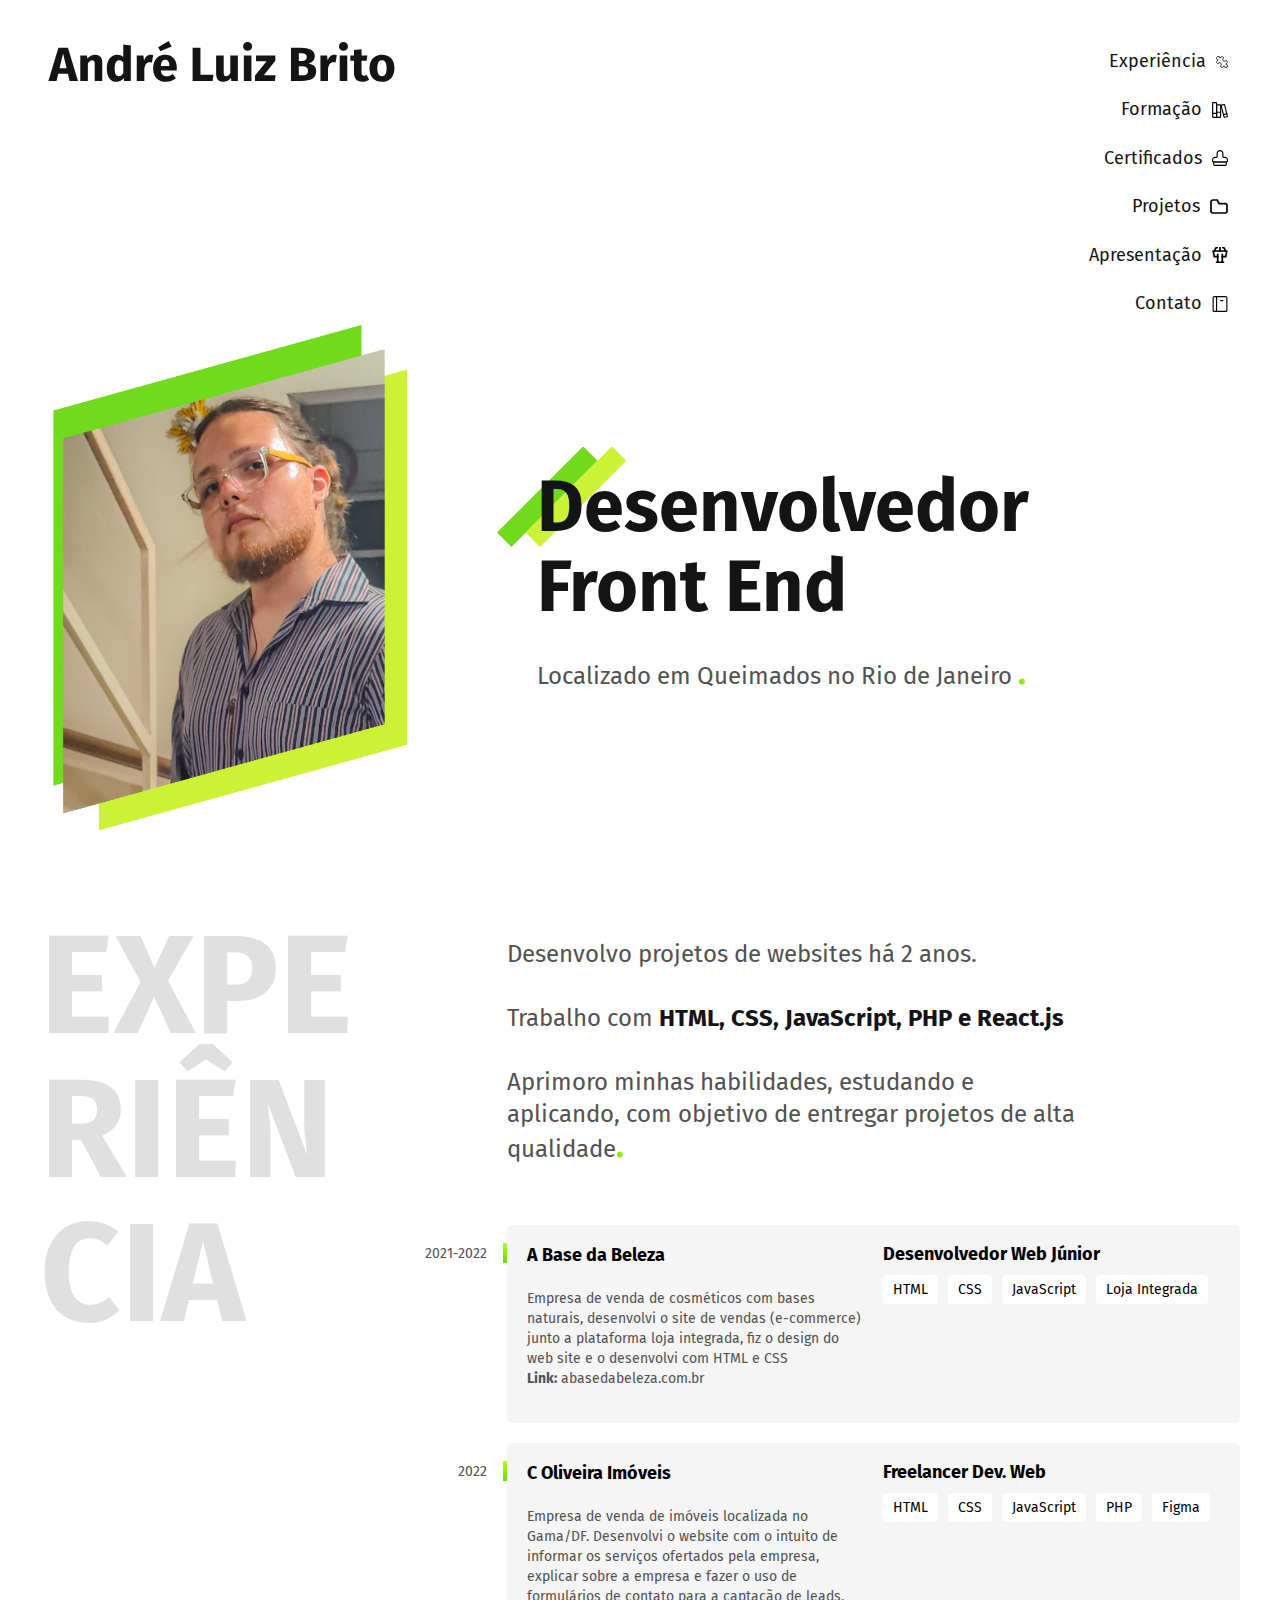
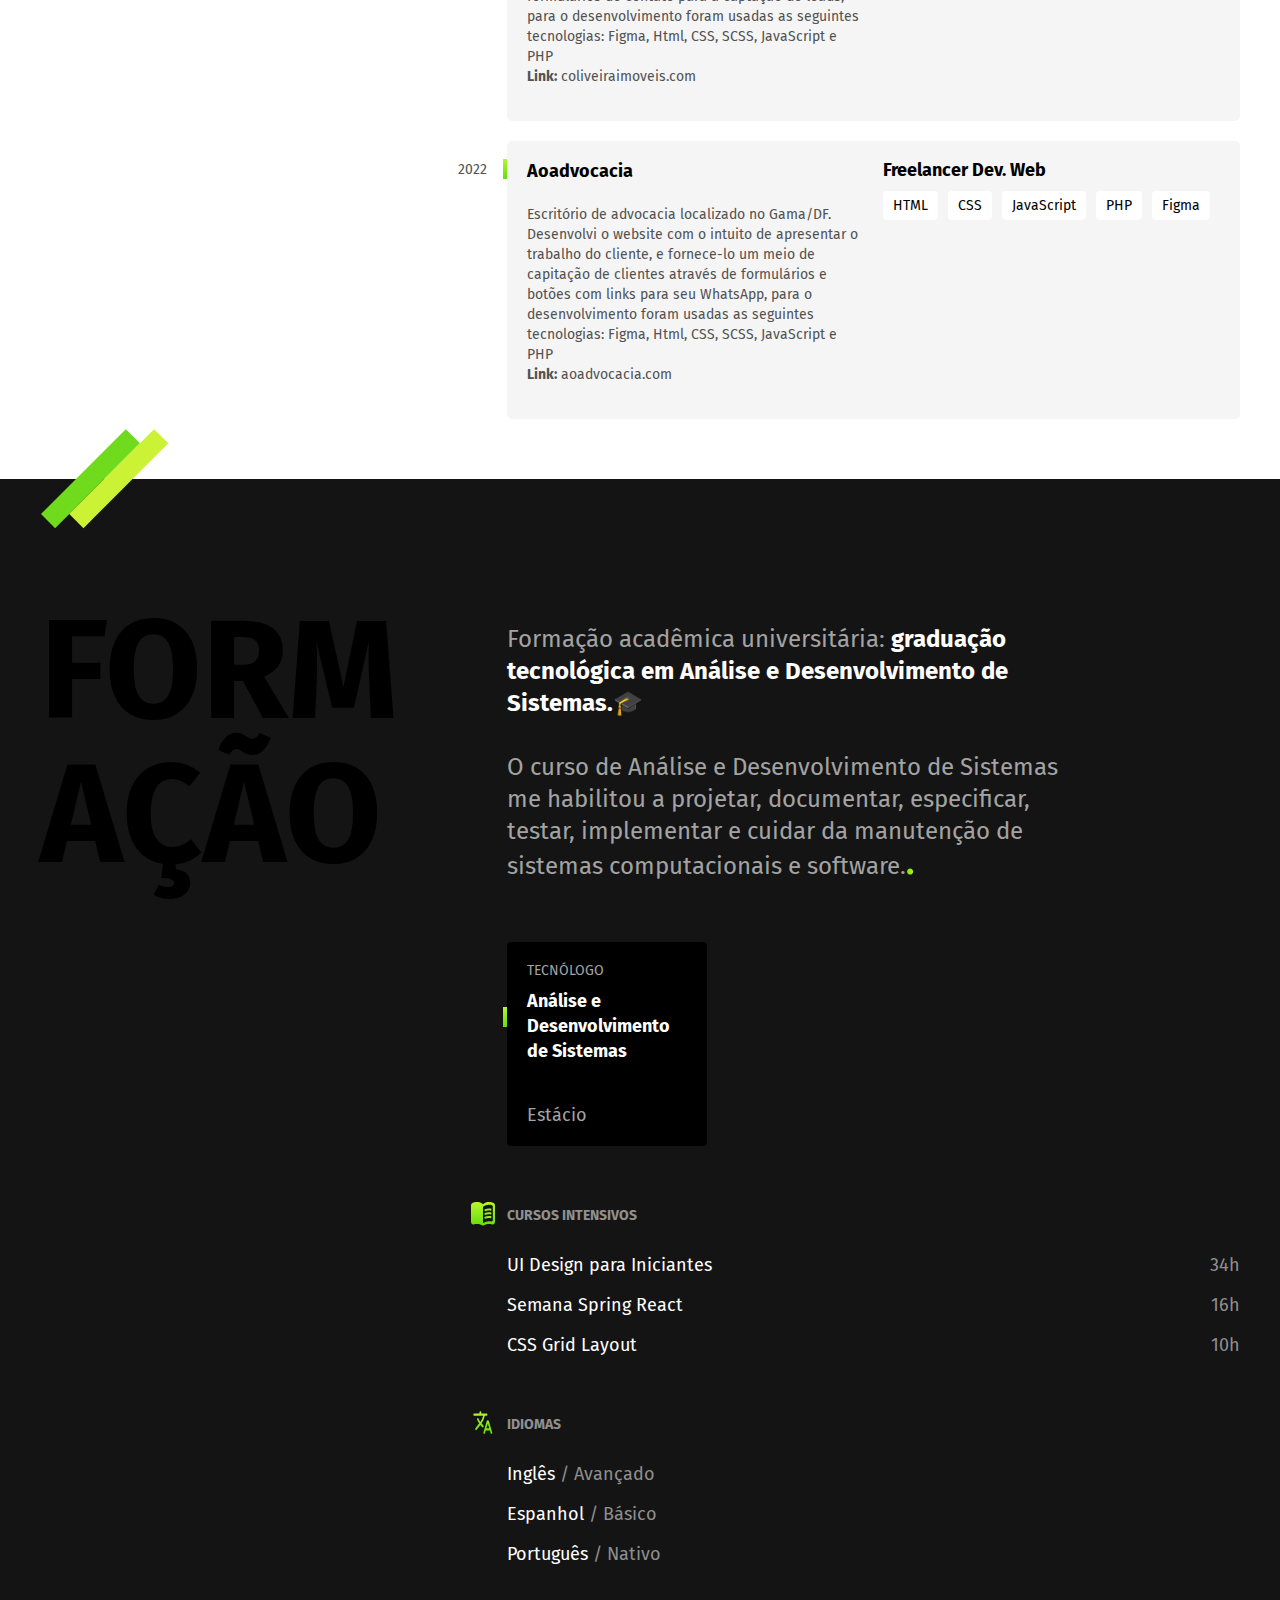
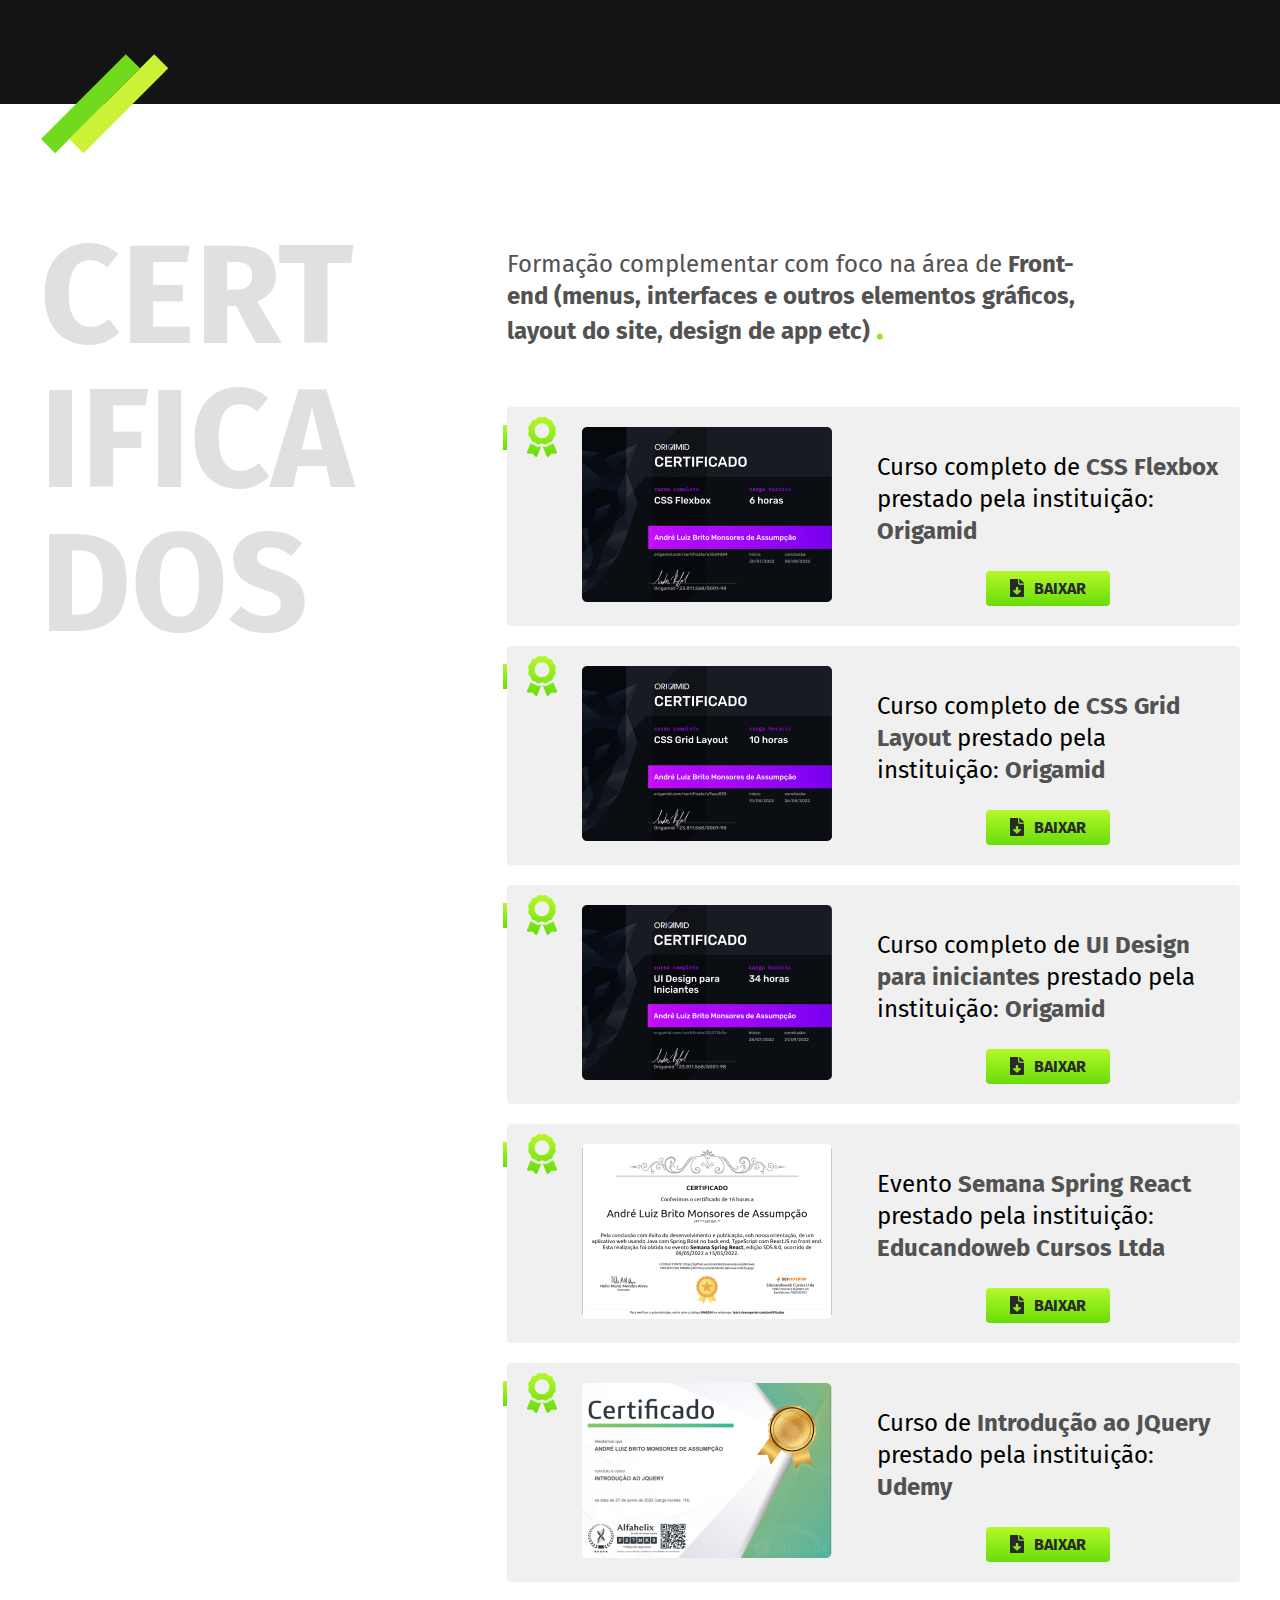
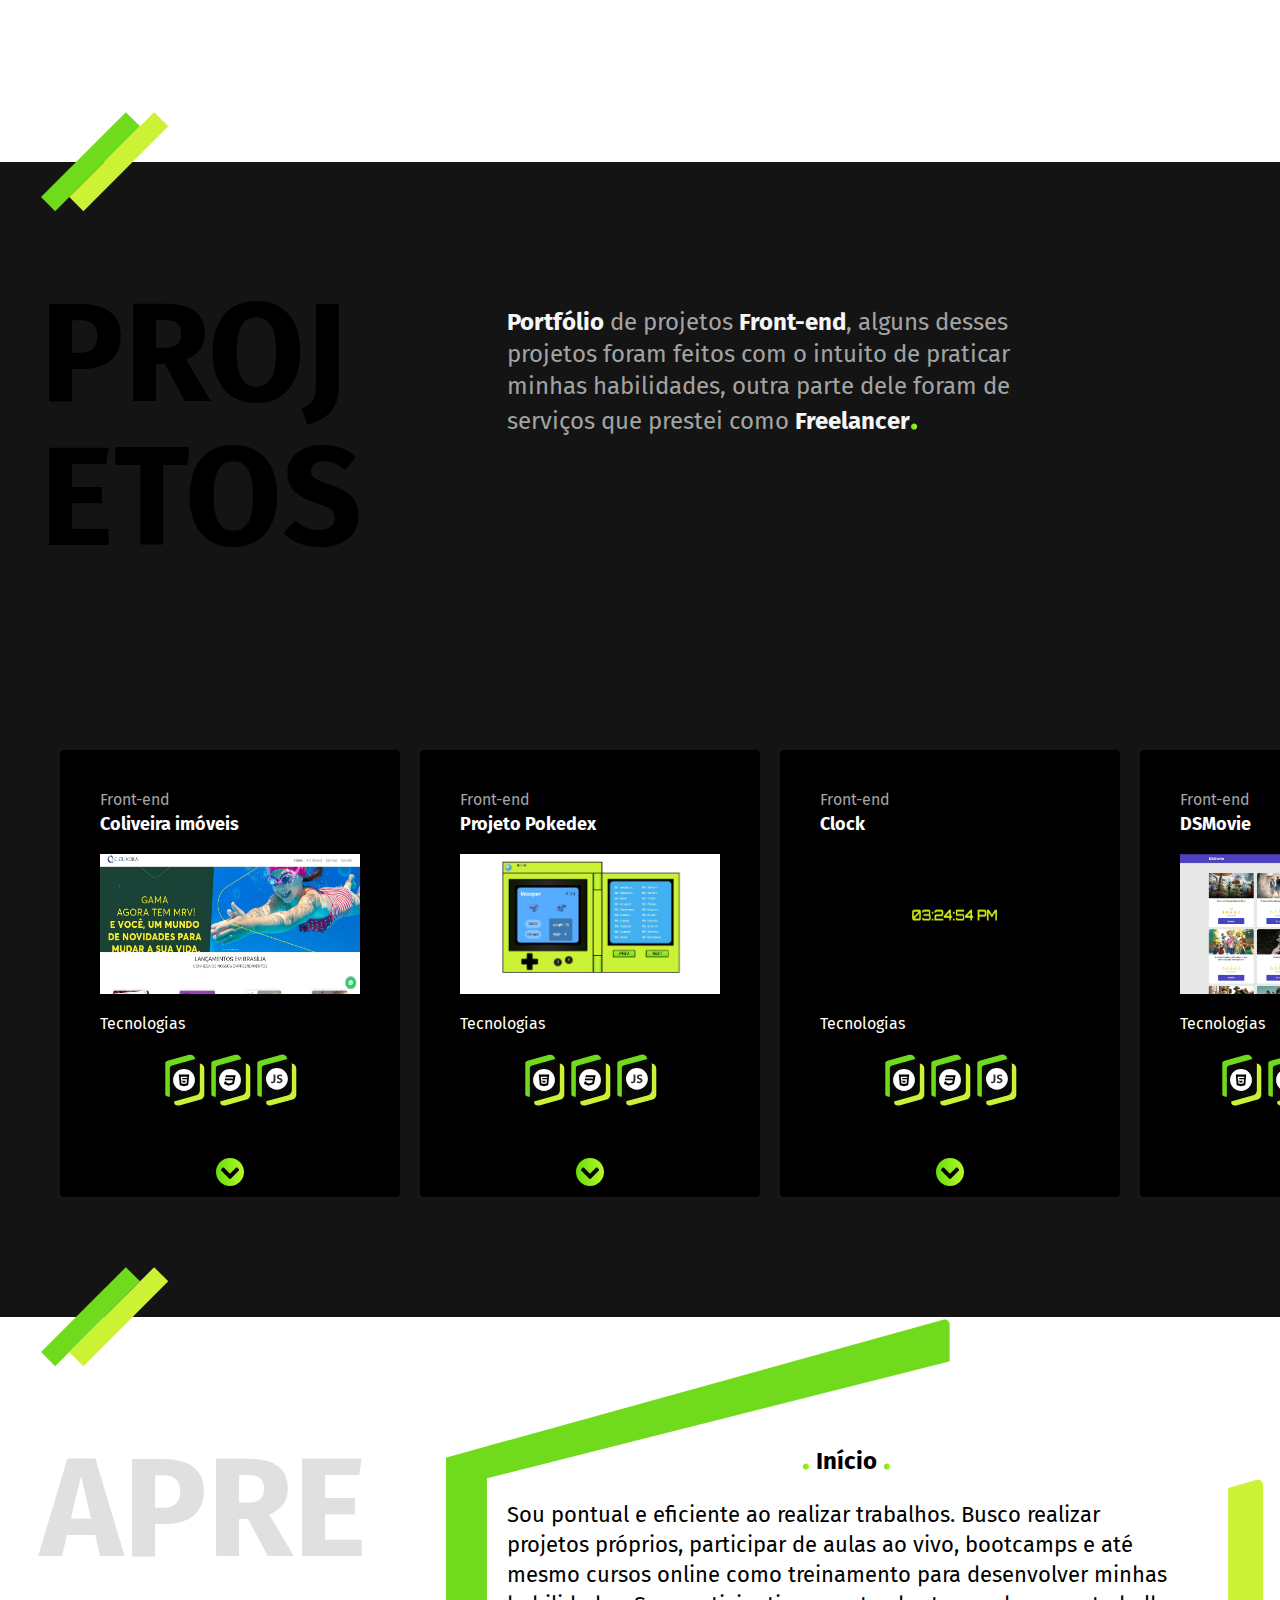
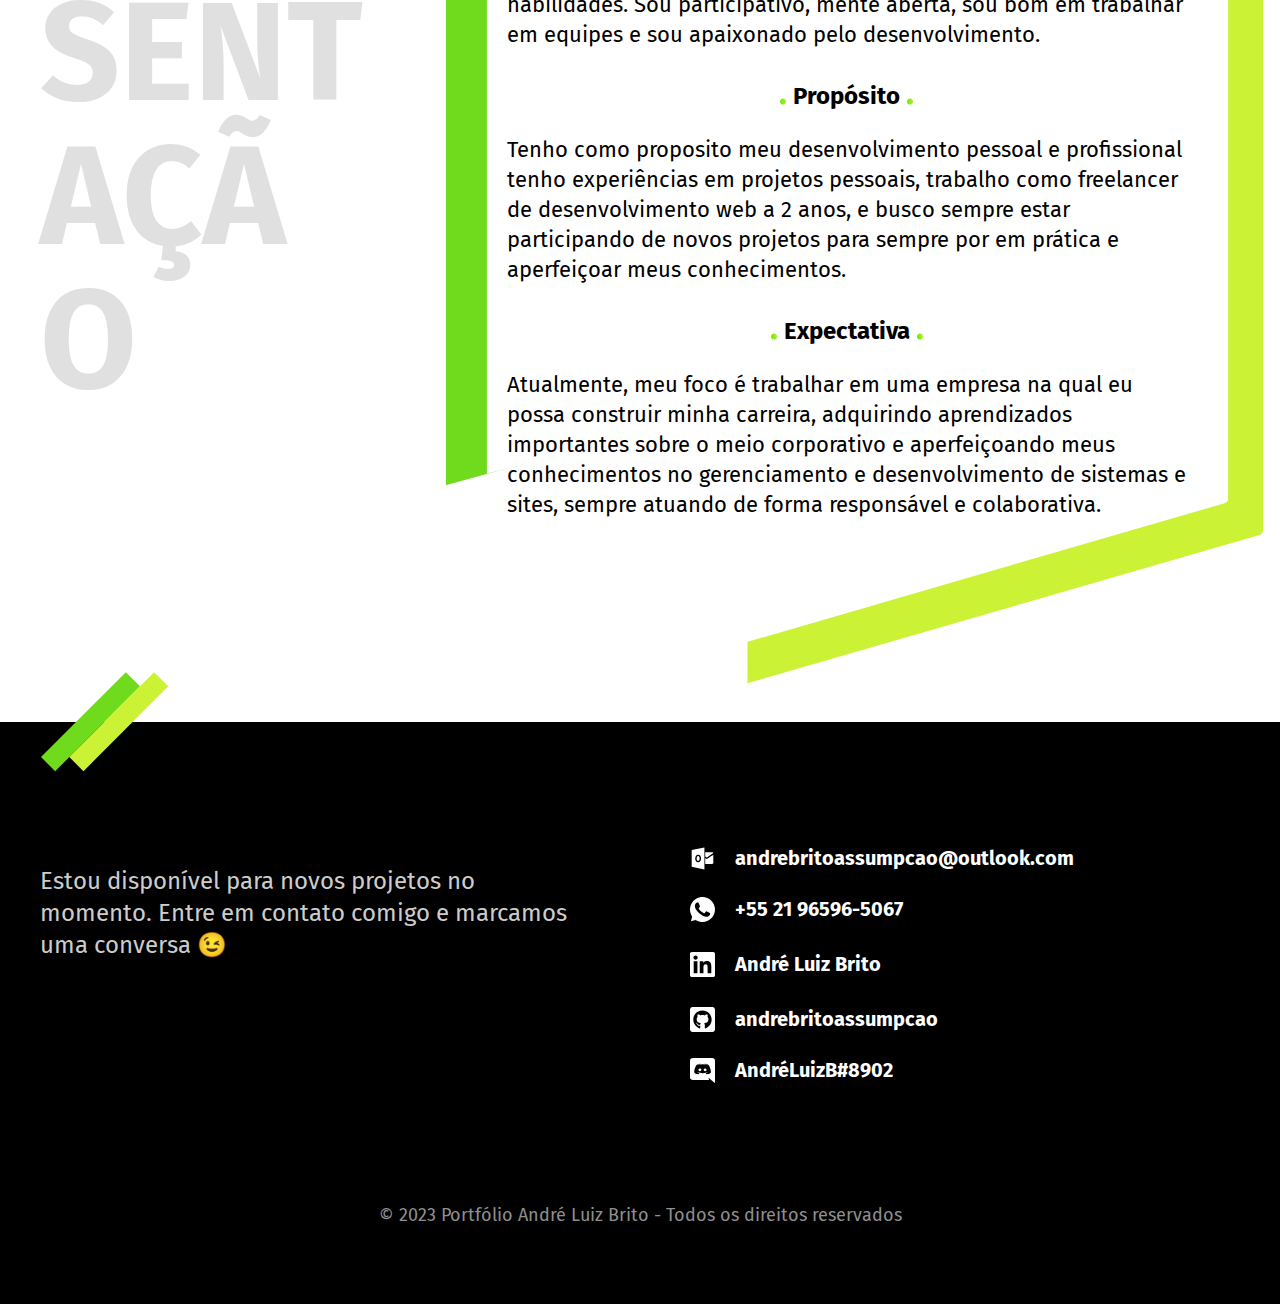
<file: index.html>
<!DOCTYPE html>
<html lang="en">

<head>
  <meta charset="UTF-8">
  <meta http-equiv="X-UA-Compatible" content="IE=edge">
  <meta name="viewport" content="width=device-width, initial-scale=1.0">
  <link rel="stylesheet" href="./css/style.css">
  <title>Portfólio André Luiz Brito</title>
</head>

<body>

  <header class="header">
    <img src="./assets/img/Logo.svg" alt="Andre">
    <nav>
      <ul class="header-menu">
        <li><a href="#experiencia">Experiência
            <img src="./assets/icones/Programming Module Puzzle by Streamlinehq.svg" width="12" height="12" alt="">
          </a>
        </li>
        <li><a href="#formacao">Formação<img src="./assets/icones/Interface Content Book 2 by Streamlinehq.svg"
              alt=""></a>
        </li>
        <li><a href="#certificados">Certificados<img src="./assets/icones/Interface Edit Brush 4 by Streamlinehq.svg"
              alt=""></a></li>
        <li><a href="#projetos">Projetos<img src="./assets/icones/Vector.svg" alt=""></a></li>
        <li><a href="#apresentacao">Apresentação<img
              src="./assets/icones/Interface Presentation Podium by Streamlinehq.svg" alt=""></a> </li>
        <li><a href="#contato">Contato<img src="./assets/icones/Phone Contact Phone Book by Streamlinehq.svg"
              alt=""></a></li>
      </ul>
    </nav>
  </header>

  <main class="introducao">
    <img src="./assets/img/eu.png" alt="Andre imagem">
    <div>
      <h1 class="c13">Desenvolvedor<br>Front End</h1>
      <p class="texto-g c10">Localizado em Queimados no Rio de Janeiro <span class="span-dot">.</span></p>
    </div>
  </main>
  <section class="experiencia" id="experiencia" aria-label="Experiência">
    <h2 class="titulo-secao c3">Experiência</h2>
    <div>
      <p class="texto-g experiencia-texto c10">Desenvolvo projetos de websites há 2 anos.<br><br>
        Trabalho com <strong>HTML, CSS, JavaScript, PHP e React.js</strong><br><br>
        Aprimoro minhas habilidades, estudando e aplicando, com objetivo de entregar projetos de alta qualidade<span
          class="span-dot">.</span></p>
      <div class="empresa">
        <span class="empresa-ano c10">2021-2022</span>
        <h3 class="empresa-titulo">A Base da Beleza</h3>
        <span class="empresa-cargo">Desenvolvedor Web Júnior</span>
        <p class="texto-p empresa-texto">Empresa de venda de cosméticos com bases naturais, desenvolvi o site de vendas
          (e-commerce) junto a plataforma loja integrada, fiz o design do web site e o desenvolvi com HTML e CSS<br>
          <strong>Link:</strong><a> abasedabeleza.com.br</a>
        </p>
        <ul class="empresa-habilidades">
          <li>HTML</li>
          <li>CSS</li>
          <li>JavaScript</li>
          <li>Loja Integrada</li>
        </ul>
      </div>
      <div class="empresa">
        <span class="empresa-ano c10">2022</span>
        <h3 class="empresa-titulo">C Oliveira Imóveis</h3>
        <span class="empresa-cargo">Freelancer Dev. Web</span>
        <p class="texto-p empresa-texto">Empresa de venda de imóveis localizada no Gama/DF. Desenvolvi o website com o
          intuito de informar os serviços ofertados pela empresa, explicar sobre a empresa e fazer o uso de formulários
          de contato para a captação de leads, para o desenvolvimento foram usadas as seguintes tecnologias: Figma,
          Html, CSS, SCSS, JavaScript e PHP<br>
          <strong>Link:</strong><a> coliveiraimoveis.com</a>
        </p>
        <ul class="empresa-habilidades">
          <li>HTML</li>
          <li>CSS</li>
          <li>JavaScript</li>
          <li>PHP</li>
          <li>Figma</li>
        </ul>
      </div>
      <div class="empresa">
        <span class="empresa-ano c10">2022</span>
        <h3 class="empresa-titulo">Aoadvocacia</h3>
        <span class="empresa-cargo">Freelancer Dev. Web</span>
        <p class="texto-p empresa-texto">Escritório de advocacia localizado no Gama/DF. Desenvolvi o website com o
          intuito de apresentar o trabalho do cliente, e fornece-lo um meio de capitação de clientes através de
          formulários e botões com links para seu WhatsApp, para o desenvolvimento foram usadas as seguintes
          tecnologias: Figma, Html, CSS, SCSS, JavaScript e PHP<br>
          <strong>Link:</strong><a> aoadvocacia.com</a>
        </p>
        <ul class="empresa-habilidades">
          <li>HTML</li>
          <li>CSS</li>
          <li>JavaScript</li>
          <li>PHP</li>
          <li>Figma</li>
        </ul>
      </div>
    </div>
  </section>

  <section class="formacao c13-bg" id="formacao" aria-label="Formação">
    <div class="formacao-container">
      <h2 class="titulo-secao">formação</h2>
      <div>
        <p class="texto-g  formacao-texto c6">Formação acadêmica universitária: <strong>graduação tecnológica em Análise
            e Desenvolvimento de Sistemas.</strong>🎓<br><br> O curso de Análise e Desenvolvimento de Sistemas me
          habilitou a projetar, documentar, especificar, testar, implementar e cuidar da manutenção de sistemas
          computacionais e software.<span class="span-dot">.</span></p>

        <ul class="faculdade-lista">
          <li class="faculdade">
            <span class="faculdade-tipo">Tecnólogo</span>
            <h3 class="faculdade-curso">Análise e Desenvolvimento de Sistemas</h3>
            <span class="faculdade-instituicao">Estácio</span>
          </li>
        </ul>

        <div class="formacao-extra">
          <div class="cursos">
            <h3>Cursos Intensivos</h3>
            <ul>
              <li>UI Design para
                Iniciantes <span>34h</span></li>
              <li> Semana Spring React <span>16h</span></li>
              <li> CSS Grid Layout <span>10h</span></li>
            </ul>
          </div>
          <div class="idiomas">
            <h3>Idiomas</h3>
            <ul>
              <li>Inglês <span>/ Avançado</span></li>
              <li>Espanhol <span>/ Básico</span></li>
              <li>Português <span>/ Nativo</span></li>
            </ul>
          </div>

        </div>
      </div>
    </div>

  </section>

  <section class="certificados" id="certificados" aria-label="Certificados">
    <div class="certificados-container">
      <h2 class="titulo-secao c3">certificados</h2>
      <div>
        <p class="texto-g certificados-texto c10"> Formação complementar com foco na área de <strong> Front-end (menus,
            interfaces e outros elementos gráficos, layout do site, design de app etc) </strong> <span
            class="span-dot">.</span></p>

        <ul class="certificados-lista">
          <li class="certificados-curso">
            <img src="./assets/img/flex-box-certificado.png" alt="Flex Box Certificado">
            <div>
              <p class="texto-g certificados-texto-p">Curso completo de <strong>CSS Flexbox</strong> prestado pela
                instituição: <strong>Origamid</strong></p>
              <a href="./pdfs/flex-box.pdf" target="_blank" class="btn">
                <img src="./assets/icones/download.svg" alt="">
                baixar
              </a>
            </div>
          </li>
          <li class="certificados-curso">
            <img src="./assets/img/grid-layout-certificado.png" alt="Grid Layout Certificado">
            <div>
              <p class="texto-g certificados-texto-p">Curso completo de <strong>CSS Grid Layout</strong> prestado pela
                instituição: <strong>Origamid</strong></p>
              <a href="./pdfs/Certificado-Grid-Layout.pdf" class="btn" target="_blank">
                <img src="./assets/icones/download.svg" alt="">
                baixar
              </a>
            </div>
          </li>
          <li class="certificados-curso">
            <img src="./assets/img/ui-design-certificado.png" alt="UI Design para iniciantes Certificado">
            <div>
              <p class="texto-g certificados-texto-p">Curso completo de <strong>UI Design para iniciantes</strong>
                prestado pela instituição: <strong>Origamid</strong></p>
              <a href="./pdfs/certificado UI Design para iniciantes.pdf" class="btn" target="_blank">
                <img src="./assets/icones/download.svg" alt="">
                baixar
              </a>
            </div>
          </li>
          <li class="certificados-curso">
            <img src="./assets/img/sipring-react-certificado.png" alt="Spring React Certificado">
            <div>
              <p class="texto-g certificados-texto-p">Evento <strong>Semana Spring React</strong> prestado pela
                instituição: <strong>Educandoweb Cursos Ltda</strong></p>
              <a href="./pdfs/DSLearn Certificado.pdf" class="btn" target="_blank">
                <img src="./assets/icones/download.svg" alt="">
                baixar
              </a>
            </div>
          </li>
          <li class="certificados-curso">
            <img src="./assets/img/jquery-certificado.png" alt="JQuery Certificado">
            <div>
              <p class="texto-g certificados-texto-p">Curso de <strong>Introdução ao JQuery</strong> prestado pela
                instituição: <strong>Udemy</strong></p>
              <a href="./pdfs/doc.pdf" class="btn" target="_blank">
                <img src="./assets/icones/download.svg" alt="">
                baixar
              </a>
            </div>
          </li>
        </ul>
      </div>
    </div>
  </section>


  <section class="projetos c13-bg" id="projetos" aria-label="Projetos">
    <div class="projetos-container">
      <h2 class="titulo-secao">Projetos</h2>
      <p class="texto-g projetos-texto c6"><strong class="c1">Portfólio</strong> de projetos <strong
          class="c1">Front-end</strong>, alguns desses projetos foram feitos com o intuito de praticar minhas
        habilidades, outra parte dele foram de serviços que prestei como <strong class="c1">Freelancer</strong><span
          class="span-dot">.</span></p>
    </div>
    <div class="projetos-lista">
      <div class="projeto">
        <span class="projeto-tipo">Front-end</span>
        <h3 class="projeto-titulo">Coliveira imóveis</h3>
        <img src="./assets/img/coliveiraimoveis-img.jpg" class="image-p" alt="imagem01">
        <span class="tecnologias">Tecnologias</span>
        <div class="tecnologias-icones">
          <img src="./assets/icones/icone html.svg" alt="">
          <img src="./assets/icones/icone css.svg" alt="">
          <img src="./assets/icones/icone js.svg" alt="">
        </div>
        <div class="projetos-descricao" id="projetos-descricao-3">
          <span>Descrição:</span>
          <p class="texto-p c6">Nesse projeto atuei como freelancer, e fui responsável por criar o site da Coliveira
            imóveis, fiz esse trabalho junto a um colega, fizemos um bom trabalho em equipe e usamos o github para o
            versionamento do nosso código.</p>
          <a target="_blank" class="btn" href="https://coliveiraimoveis.com"> <u>Clique aqui</u></a>
        </div>
        <a class="projetos-button" id="projetos-button-3" onclick="toggleCardExpansion(3)">
          <img src="./assets/icones/seta-redonda-baixo.svg" id="button-img-3" alt="">
        </a>
      </div>
      <div class="projeto">
        <span class="projeto-tipo">Front-end</span>
        <h3 class="projeto-titulo">Projeto Pokedex</h3>
        <img src="./assets/img/pokedex-img.jpg" class="image-p" alt="imagem02">
        <span class="tecnologias">Tecnologias</span>
        <div class="tecnologias-icones">
          <img src="./assets/icones/icone html.svg" alt="">
          <img src="./assets/icones/icone css.svg" alt="">
          <img src="./assets/icones/icone js.svg" alt="">
        </div>
        <div class="projetos-descricao" id="projetos-descricao-2">
          <span>Descrição:</span>
          <p class="texto-p c6">Projeto de uma Pokedex feito totalmente em javascript usando a api poke.api, a intenção
            era criar uma pokedex na qual é possivel selecionar um listado na api e ver seus atributos, sua altura e seu
            peso.</p>
          <a target="_blank" class="btn" href="https://pokedex-andrebrito-m2xrneh91-andrebritoassumpcao.vercel.app">
            <u>Clique aqui</u></a>
        </div>
        <a class="projetos-button" id="projetos-button-2" onclick="toggleCardExpansion(2)">
          <img src="./assets/icones/seta-redonda-baixo.svg" id="button-img-2" alt="">
        </a>
      </div>
      <div class="projeto">
        <span class="projeto-tipo">Front-end</span>
        <h3 class="projeto-titulo">Clock</h3>
        <img src="./assets/img/clock-img.jpg" class="image-p" alt="imagem03">
        <span class="tecnologias">Tecnologias</span>
        <div class="tecnologias-icones">
          <img src="./assets/icones/icone html.svg" alt="">
          <img src="./assets/icones/icone css.svg" alt="">
          <img src="./assets/icones/icone js.svg" alt="">
        </div>
        <div class="projetos-descricao" id="projetos-descricao-4">
          <span>Descrição:</span>
          <p class="texto-p c6">Confeccionei esse projeto com o intuito de praticar minhas habilidades em JavaScript, é
            apenas um relógio que mostra o horario atual.</p>
          <a target="_blank" class="btn" href="https://clock-wine.vercel.app"> <u>Clique aqui</u></a>
        </div>
        <a class="projetos-button" id="projetos-button-4" onclick="toggleCardExpansion(4)">
          <img src="./assets/icones/seta-redonda-baixo.svg" id="button-img-4" alt="">
        </a>
      </div>
      <div class="projeto">
        <span class="projeto-tipo">Front-end</span>
        <h3 class="projeto-titulo">DSMovie</h3>
        <img src="./assets/img/dsmovie-img.jpg" class="image-p" alt="imagem04">
        <span class="tecnologias">Tecnologias</span>
        <div class="tecnologias-icones">
          <img src="./assets/icones/icone html.svg" alt="">
          <img src="./assets/icones/icone css.svg" alt="">
          <img src="./assets/icones/icone java.svg" alt="">
          <img src="./assets/icones/icone react.svg" alt="">
        </div>
        <div class="projetos-descricao" id="projetos-descricao-5">
          <span>Descrição:</span>
          <p class="texto-p c6">Confeccionei esse projeto junto a semana Spring React do bootcamp "DevSuperior" nele
            fizemos esse projeto para avaliação de filmes, consumimos uma api já preparada para a imersão e usamos o
            PostgreeSQL no banco de dados.</p>
          <a target="_blank" class="btn" href="https://andrebrito-dsmovie.netlify.app"> <u>Clique aqui</u></a>
        </div>
        <a class="projetos-button" id="projetos-button-5" onclick="toggleCardExpansion(5)">
          <img src="./assets/icones/seta-redonda-baixo.svg" id="button-img-5" alt="">
        </a>
      </div>
      <div class="projeto">
        <span class="projeto-tipo">Front-end</span>
        <h3 class="projeto-titulo">AluraTube</h3>
        <img src="./assets/img/aluratube-img.jpg" class="image-p" alt="imagem05">
        <span class=" tecnologias">Tecnologias</span>
        <div class="tecnologias-icones">
          <img src="./assets/icones/icone html.svg" alt="">
          <img src="./assets/icones/icone css.svg" alt="">
          <img src="./assets/icones/icone js.svg" alt="">
          <img src="./assets/icones/icone react.svg" alt="">
        </div>
        <div class="projetos-descricao" id="projetos-descricao-6">
          <span>Descrição:</span>
          <p class="texto-p c6">Aluratube é um projeto guiado do evento "imersão React" oferecido pela Alura, nele
            aprendi como desenvolver umas aplicação em react na qual é possivel adicionar um vídeo a uma playlist
            própria e salvar seus vídeos favoritos, além disso é possivel mostrar o perfil do github dos desenvolvedores
            que você mais admira.</p>
          <a target="_blank" class="btn" href="https://aluratube-andrebrito.netlify.app"> <u>Clique aqui</u></a>
        </div>
        <a class="projetos-button" id="projetos-button-6" onclick="toggleCardExpansion(6)">
          <img src="./assets/icones/seta-redonda-baixo.svg" id="button-img-6" alt="">
        </a>
      </div>
      <div class="projeto">
        <span class="projeto-tipo">Front-end</span>
        <h3 class="projeto-titulo">Projeto de E-commerce</h3>
        <img src="./assets/img/ecommerce.png" class="image-p" alt="imagem06">
        <span class="tecnologias">Tecnologias</span>
        <div class="tecnologias-icones">
          <img src="./assets/icones/icone html.svg" alt="">
          <img src="./assets/icones/icone css.svg" alt="">
          <img src="./assets/icones/icone js.svg" alt="">
          <img src="./assets/icones/icone react.svg" alt="">
        </div>
        <div class="projetos-descricao" id="projetos-descricao-1">
          <span>Descrição:</span>
          <p class="texto-p c6">Projeto de e-commerce de games feito para um processo seletivo, o e-commerce tem as
            funcionalidades de categorizar os jogos e filtra-los por suas respectivas categorias, e usando React.js
            foram feitos hooks para podermos acessar cada jogo individualmente e coloca-lo no carrinho, para no fim
            finalizar a compra.</p>
          <a target="_blank" class="btn" href="https://e-commerce-game-store.vercel.app"> <u>Clique aqui</u></a>
        </div>
        <a class="projetos-button" id="projetos-button-1" onclick="toggleCardExpansion(1)">
          <img src="./assets/icones/seta-redonda-baixo.svg" id="button-img-1" alt="">
        </a>
      </div>
      <div class="projeto">
        <span class="projeto-tipo">Front-end</span>
        <h3 class="projeto-titulo">Arcane</h3>
        <img src="./assets/img/arcane-img.jpg" class="image-p" alt="imagem07">
        <span class="tecnologias">Tecnologias</span>
        <div class="tecnologias-icones">
          <img src="./assets/icones/icone html.svg" alt="">
          <img src="./assets/icones/icone css.svg" alt="">


        </div>
        <div class="projetos-descricao" id="projetos-descricao-7">
          <span>Descrição:</span>
          <p class="texto-p c6">Esse projeto se trata de uma simples interface fictícia da série "Arcane" da netflix,
            feita no Codepen com o intuito de aprimorar minhas habilidades de css e Sass</p>
          <a target="_blank" class="btn" href="https://codepen.io/andrebritoassumpcao/full/qBQYEBN"> <u>Clique
              aqui</u></a>
        </div>
        <a class="projetos-button" id="projetos-button-7" onclick="toggleCardExpansion(7)">
          <img src="./assets/icones/seta-redonda-baixo.svg" id="button-img-7" alt="">
        </a>
      </div>
    </div>
    </div>
  </section>
  <section class="apresentacao" id="apresentacao" aria-label="Apresentacao">
    <div class="apresentacao-container">
      <h2 class="titulo-secao c3">Apresentação</h2>
      <div class="apresentacao-texto">
        <h2><span class="span-dot">.</span> Início <span class="span-dot">.</span></h3>
          <p>Sou pontual e
            eficiente ao realizar trabalhos. Busco realizar
            projetos próprios, participar de aulas ao vivo,
            bootcamps e até mesmo cursos online como
            treinamento para desenvolver minhas
            habilidades. Sou participativo, mente aberta,
            sou bom em trabalhar em equipes e sou apaixonado pelo desenvolvimento.</p>
          <h2><span class="span-dot">.</span> Propósito <span class="span-dot">.</span></h3>
            <p>Tenho como proposito meu desenvolvimento
              pessoal e profissional tenho experiências em
              projetos pessoais, trabalho como freelancer de
              desenvolvimento web a 2 anos, e busco sempre estar participando de novos projetos para sempre por em
              prática e aperfeiçoar meus conhecimentos.</p>
            <h2><span class="span-dot">.</span> Expectativa <span class="span-dot">.</span></h3>
              <p>Atualmente, meu
                foco é trabalhar em uma empresa na qual eu
                possa construir minha carreira, adquirindo
                aprendizados importantes sobre o meio
                corporativo e aperfeiçoando meus
                conhecimentos no gerenciamento e
                desenvolvimento de sistemas e sites, sempre
                atuando de forma responsável e colaborativa.
              </p>

      </div>

  </section>

  <footer class="footer" id="contato">
    <div class="footer-container">
      <p class="footer-texto">Estou disponível para novos projetos no momento. Entre em contato comigo e marcamos uma
        conversa 😉</p>
      <ul class="footer-contato">
        <li><img src="./assets/icones/email.svg" alt="Email">
          andrebritoassumpcao@outlook.com</li>
        <li><a href="https://api.whatsapp.com/send?phone=+5521965965067&text=Oi, André"><img
              src="./assets/icones/wpp.svg" alt="WhatsApp">
            +55 21 96596-5067</a>
        </li>
        <li><a href="https://www.linkedin.com/in/andré-luiz-brito-monsores-de-assumpção-5a1b09183/" target="_blank"><img
              src="./assets/icones/linkedin.svg" alt="Linkedin">André Luiz Brito</a> </li>
        <li><a href="https://www.linkedin.com/in/andré-luiz-brito-monsores-de-assumpção-5a1b09183/" target="_blank"><img
              src="./assets/icones/github.svg" alt="Github">andrebritoassumpcao</a> </li>
        <li><img src="./assets/icones/discord.svg" alt="Discord">
          AndréLuizB#8902 </li>
      </ul>
      <p class="footer-copy">© 2023 Portfólio André Luiz Brito - Todos os direitos reservados</p>

    </div>

  </footer>
</body>
<script src="./js/script.js"></script>

</html>
</file>
<file: css/style.css>
@import url("./header.css");
@import url("./global.css");
@import url("./introducao.css");
@import url("./experiencia.css");
@import url("./formacao.css");
@import url("./certificados.css");
@import url("./projetos.css");
@import url("./apresentacao.css");
@import url("./footer.css");
</file>
